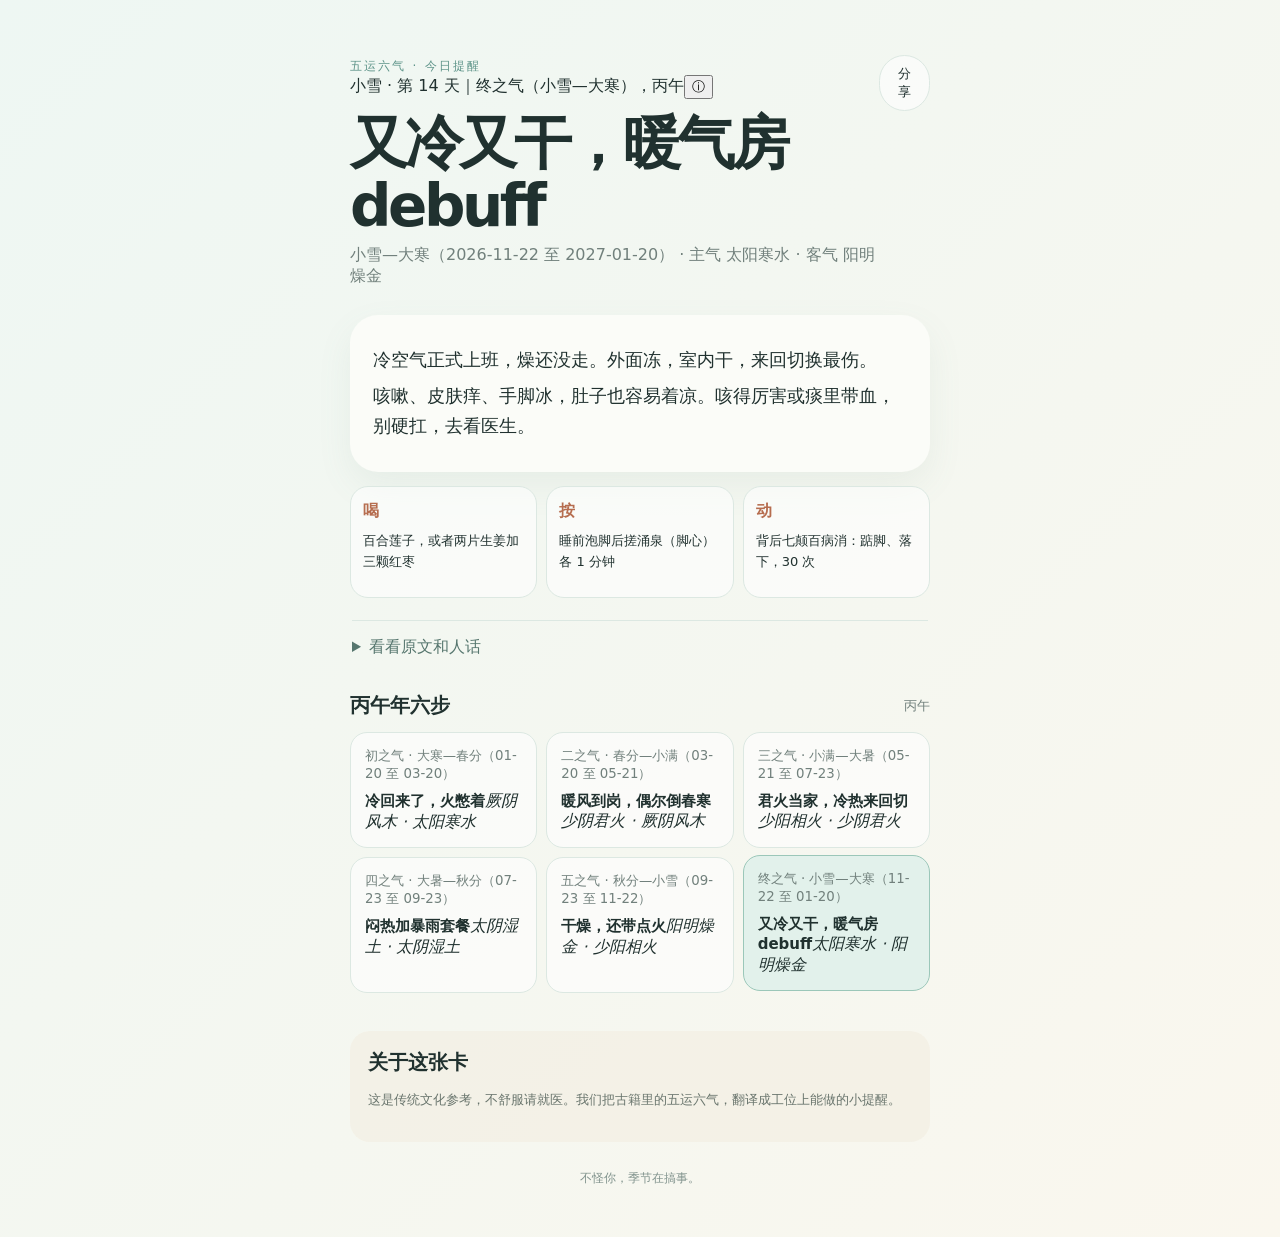
<file: index.html>
﻿<!doctype html><html lang="zh-CN"><head><meta charset="UTF-8"><meta name="viewport" content="width=device-width,initial-scale=1"><meta name="theme-color" content="#eaf5f2"><title>五运六气 · 今日卡</title><link rel="stylesheet" href="style.css"></head><body><main><header><div><span class="eyebrow">五运六气 · 今日提醒</span><div class="season"><span id="season">正在计算节气…</span><button id="info" aria-label="节气说明">ⓘ</button></div><h1 id="title">正在读取…</h1><p id="date"></p></div><button id="share" class="icon">分享</button></header><section class="hero"><p id="sky"></p><p id="body"></p></section><section class="tri"><article><b>喝</b><span id="drink"></span></article><article><b>按</b><span id="press"></span></article><article><b>动</b><span id="move"></span></article></section><details><summary>看看原文和人话</summary><blockquote id="classic"></blockquote><p id="plain"></p><small id="classic_source"></small><small id="classic_note"></small></details><section class="timeline"><div class="section-head"><h2>丙午年六步</h2><span id="year"></span></div><div id="steps" class="steps"></div></section><section class="about"><h2>关于这张卡</h2><p>这是传统文化参考，不舒服请就医。我们把古籍里的五运六气，翻译成工位上能做的小提醒。</p></section><footer>不怪你，季节在搞事。</footer></main><script src="web/lunar.js"></script><script src="web/wuyun-calc.js"></script><script src="web/lunar.js"></script><script src="web/wuyun-calc.js"></script><script src="app.js"></script></body></html>
</file>
<file: style.css>
﻿:root{--ink:#20312f;--muted:#71807c;--paper:#fbfcf8;--line:#dce8e2;--accent:#79b7aa}*{box-sizing:border-box}body{margin:0;background:linear-gradient(135deg,#eef7f3,#faf7ee);color:var(--ink);font-family:system-ui,-apple-system,"PingFang SC","Microsoft YaHei",sans-serif}main{max-width:620px;margin:auto;padding:28px 20px 50px}header{display:flex;justify-content:space-between;align-items:flex-start}.eyebrow{font-size:12px;letter-spacing:.18em;color:#5e9489}h1{font-size:clamp(34px,10vw,58px);line-height:1.08;margin:13px 0 8px;letter-spacing:-.06em}h2{font-size:20px;margin:0}.icon{border:1px solid var(--line);background:#fff9;border-radius:99px;padding:9px 14px;color:var(--ink)}#date{color:var(--muted);margin:0}.hero{background:var(--paper);border-radius:28px;padding:25px 23px;margin:28px 0 14px;box-shadow:0 14px 35px #668d7d16}.hero p{font-size:18px;line-height:1.7;margin:5px 0}.tri{display:grid;grid-template-columns:repeat(3,1fr);gap:9px}.tri article{background:#fff9;border:1px solid var(--line);border-radius:18px;padding:14px 12px;min-height:112px}.tri b{display:block;color:#b66d4f;margin-bottom:8px}.tri span{font-size:13px;line-height:1.5}details{margin:22px 2px;border-top:1px solid var(--line);padding-top:16px}summary{cursor:pointer;color:#56766e}blockquote{margin:15px 0;padding:12px 15px;border-left:3px solid #d9a66f;line-height:1.8;color:#53635f}details p{line-height:1.7;color:#53635f}.section-head{display:flex;justify-content:space-between;align-items:center;margin:34px 0 13px}.section-head span{font-size:13px;color:var(--muted)}.steps{display:grid;grid-template-columns:repeat(2,1fr);gap:9px}.step{background:#fff9;border:1px solid var(--line);border-radius:17px;padding:14px;cursor:pointer}.step.active{background:#e2f1eb;border-color:#9bc7b9;transform:translateY(-2px)}.step small{color:var(--muted);display:block;margin-bottom:8px}.step strong{font-size:15px}.about{margin-top:38px;padding:18px;background:#f4efe3aa;border-radius:20px}.about p{font-size:13px;line-height:1.7;color:#69756d}footer{text-align:center;color:#81938d;font-size:12px;margin-top:28px}@media(min-width:600px){main{padding-top:55px}.steps{grid-template-columns:repeat(3,1fr)}}
</file>
